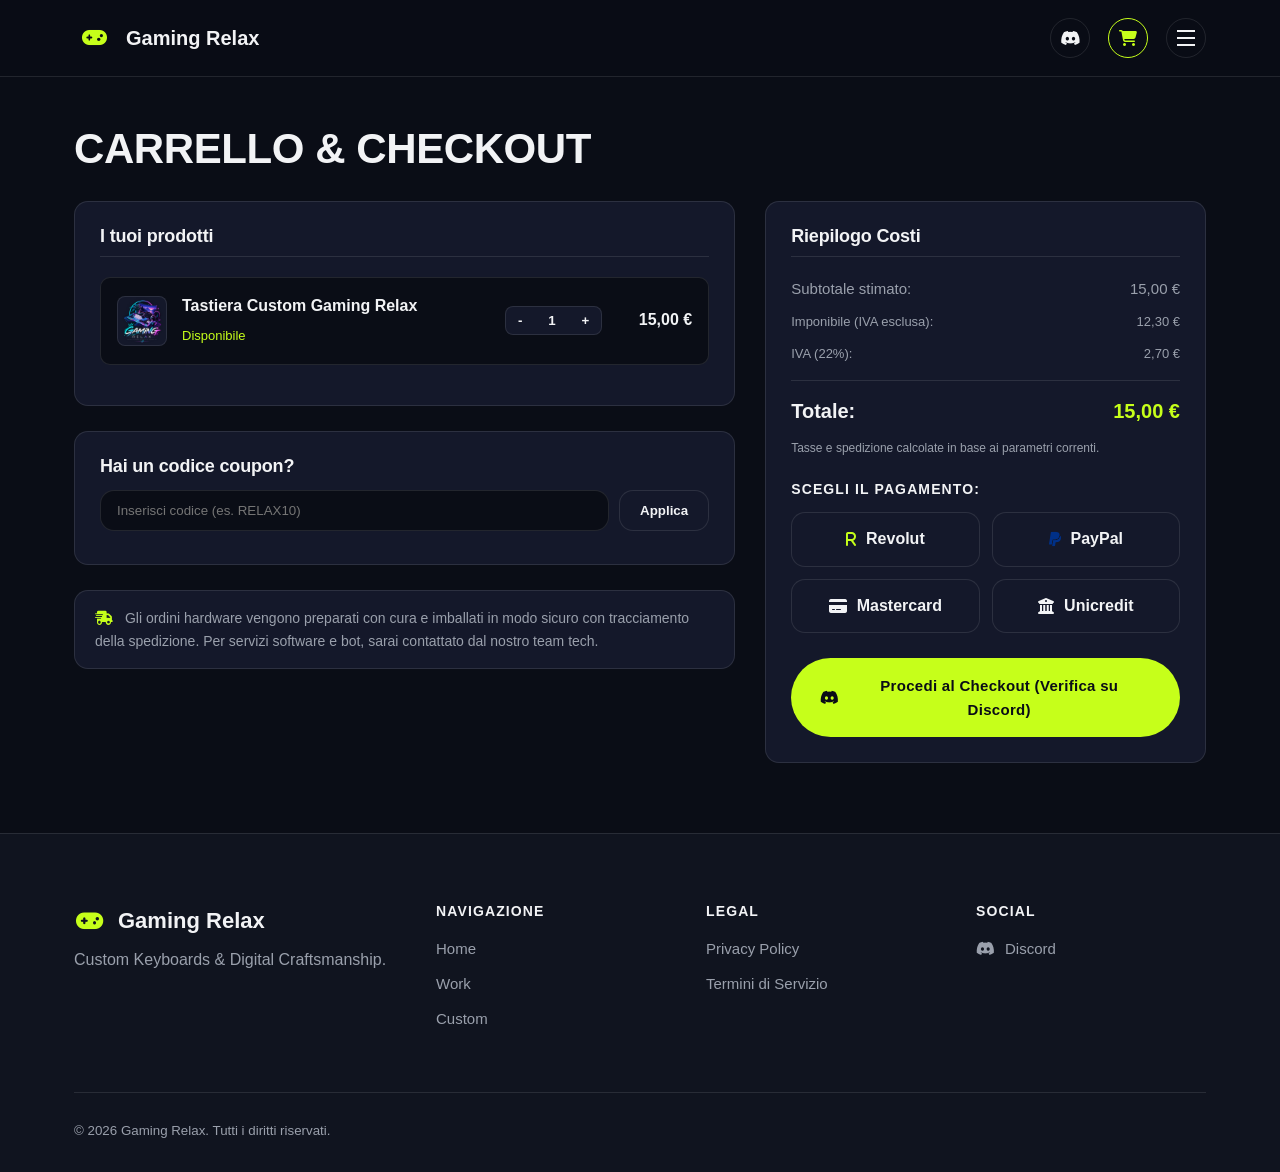
<file: carrello.html>
<!DOCTYPE html>
<html lang="it">
<head>
    <meta charset="UTF-8">
    <meta name="viewport" content="width=device-width, initial-scale=1.0">
    <title>Carrello & Checkout - Gaming Relax</title>
    <link rel="stylesheet" href="style.css">
    <link href="https://fonts.googleapis.com/css2?family=Outfit:wght@300;400;600;700&display=swap" rel="stylesheet">
    <link rel="stylesheet" href="https://cdnjs.cloudflare.com/ajax/libs/font-awesome/6.4.0/css/all.min.css">
    <style>
        /* Regole di supporto specifiche per il carrello interattivo coerenti con style.css */
        .checkout-grid { display: grid; grid-template-columns: 1.5fr 1fr; gap: 30px; align-items: start; }
        @media (max-width: 900px) { .checkout-grid { grid-template-columns: 1fr; } }
        
        .cart-item-row { display: flex; align-items: center; justify-content: space-between; background: var(--bg); padding: 16px; border-radius: 10px; border: 1px solid var(--border); margin-bottom: 15px; }
        .cart-item-info { display: flex; align-items: center; gap: 15px; }
        .cart-item-thumb { width: 50px; height: 50px; border-radius: 8px; background: var(--card-solid); object-fit: cover; border: 1px solid var(--border); }
        
        .qty-box { display: flex; align-items: center; border: 1px solid var(--border); border-radius: 8px; overflow: hidden; background: var(--card-solid); }
        .qty-box button { background: transparent; border: none; color: var(--text); padding: 6px 12px; cursor: pointer; font-weight: bold; }
        .qty-box button:hover { background: var(--lime-dim); color: var(--lime); }
        .qty-box input { width: 35px; text-align: center; border: none; background: transparent; color: var(--text); font-weight: 600; }

        .cost-row { display: flex; justify-content: space-between; margin-bottom: 12px; color: var(--text-dim); font-size: 15px; }
        .cost-row.total { font-size: 20px; font-weight: 700; color: var(--text); border-top: 1px solid var(--border); padding-top: 15px; margin-top: 15px; }
        
        .payments-grid { display: grid; grid-template-columns: repeat(2, 1fr); gap: 12px; margin-top: 15px; }
        .payment-btn { display: flex; align-items: center; justify-content: center; gap: 10px; padding: 14px; border-radius: var(--radius); border: 1px solid var(--border); background: var(--card-solid); color: var(--text); font-weight: 600; text-decoration: none; transition: all 0.2s ease; }
        .payment-btn:hover { border-color: var(--lime); color: var(--lime); background: var(--lime-dim); }
        
        .coupon-wrapper { display: flex; gap: 10px; }
        .coupon-input { flex: 1; background: var(--bg); border: 1px solid var(--border); border-radius: var(--radius); padding: 12px 16px; color: var(--text); font-family: var(--font-body); }
        .coupon-input:focus { border-color: var(--lime); outline: none; }
        .coupon-btn { background: var(--card-solid); border: 1px solid var(--border); color: var(--text); padding: 0 20px; border-radius: var(--radius); font-weight: 600; cursor: pointer; transition: all 0.2s ease; }
        .coupon-btn:hover { border-color: var(--lime); color: var(--lime); }
        
        .shipping-info { background: var(--card-solid); border: 1px solid var(--border); border-radius: var(--radius); padding: 16px 20px; font-size: 14px; color: var(--text-dim); margin-bottom: 25px; line-height: 1.6; }
    </style>
</head>
<body>

    <!-- Header ufficiale ripreso da style.css -->
    <header class="site-header">
        <div class="container">
            <div class="brand">
                <div class="brand__logo"><i class="fa-solid fa-gamepad" style="color: var(--lime);"></i></div>
                <span>Gaming Relax</span>
            </div>
            <div class="header-actions">
                <a href="https://discord.com" target="_blank" class="icon-btn"><i class="fa-brands fa-discord"></i></a>
                <a href="carrello.html" class="icon-btn" style="border-color: var(--lime); color: var(--lime);"><i class="fa-solid fa-cart-shopping"></i></a>
                <button class="nav-toggle" id="menuToggle" aria-label="Menu">
                    <span></span>
                    <span></span>
                    <span></span>
                </button>
            </div>
        </div>
    </header>

    <nav class="main-nav" id="dropdownMenu">
        <a href="index.html">Home</a>
        <a href="work.html">Work</a>
        <a href="custom.html">Custom</a>
        <a href="art.html">Art & Design</a>
        <a href="about.html">Chi Siamo</a>
        <a href="contatti.html">Contatti</a>
    </nav>

    <main class="container" style="padding-top: 50px; padding-bottom: 70px;">
        <h1 style="font-size: clamp(28px, 4vw, 42px); text-transform: uppercase; margin-bottom: 30px;">Carrello & Checkout</h1>

        <div class="checkout-grid">
            
            <!-- COLONNA SINISTRA: ARTICOLI & COUPON -->
            <div>
                <div class="content-box" style="background: var(--card-solid); border: 1px solid var(--border); border-radius: var(--radius); padding: 25px; margin-bottom: 25px;">
                    <h3 style="font-size: 18px; margin-bottom: 20px; border-bottom: 1px solid var(--border); padding-bottom: 10px;">I tuoi prodotti</h3>
                    
                    <!-- Singolo Articolo Gestibile -->
                    <div class="cart-item-row">
                        <div class="cart-item-info">
                            <img src="logo.png" alt="Tastiera Custom" class="cart-item-thumb" onerror="this.src=''">
                            <div>
                                <strong style="font-size: 16px; display: block; margin-bottom: 4px;">Tastiera Custom Gaming Relax</strong>
                                <span style="font-size: 13px; color: var(--lime);">Disponibile</span>
                            </div>
                        </div>
                        <div style="display: flex; align-items: center; gap: 20px;">
                            <div class="qty-box">
                                <button onclick="changeQuantity(-1)">-</button>
                                <input type="text" id="itemQty" value="1" readonly>
                                <button onclick="changeQuantity(1)">+</button>
                            </div>
                            <span id="itemPriceDisplay" style="font-family: var(--font-display); font-weight: 700; font-size: 16px; min-width: 70px; text-align: right;">15,00 €</span>
                        </div>
                    </div>
                </div>

                <!-- Box Coupon -->
                <div class="content-box" style="background: var(--card-solid); border: 1px solid var(--border); border-radius: var(--radius); padding: 25px; margin-bottom: 25px;">
                    <h3 style="font-size: 18px; margin-bottom: 15px;">Hai un codice coupon?</h3>
                    <div class="coupon-wrapper">
                        <input type="text" class="coupon-input" id="couponInput" placeholder="Inserisci codice (es. RELAX10)">
                        <button class="coupon-btn" onclick="applyCoupon()">Applica</button>
                    </div>
                    <small id="couponMessage" style="display: block; margin-top: 8px; color: var(--lime); font-size: 13px;"></small>
                </div>

                <!-- Area Informativa Spedizioni -->
                <div class="shipping-info">
                    <i class="fa-solid fa-truck-fast" style="color: var(--lime); margin-right: 8px;"></i> 
                    Gli ordini hardware vengono preparati con cura e imballati in modo sicuro con tracciamento della spedizione. Per servizi software e bot, sarai contattato dal nostro team tech.
                </div>
            </div>

            <!-- COLONNA DESTRA: RIEPILOGO E PAGAMENTI -->
            <div>
                <div class="content-box" style="background: var(--card-solid); border: 1px solid var(--border); border-radius: var(--radius); padding: 25px;">
                    <h3 style="font-size: 18px; margin-bottom: 20px; border-bottom: 1px solid var(--border); padding-bottom: 10px;">Riepilogo Costi</h3>
                    
                    <div class="cost-row">
                        <span>Subtotale stimato:</span>
                        <span id="summarySubtotal">15,00 €</span>
                    </div>
                    <div class="cost-row" id="discountRow" style="display: none; color: var(--lime);">
                        <span>Sconto applicato:</span>
                        <span id="summaryDiscount">-0,00 €</span>
                    </div>
                    <div class="cost-row" style="font-size: 13px;">
                        <span>Imponibile (IVA esclusa):</span>
                        <span id="summaryIvaExc">12,30 €</span>
                    </div>
                    <div class="cost-row" style="font-size: 13px;">
                        <span>IVA (22%):</span>
                        <span id="summaryIvaTax">2,70 €</span>
                    </div>
                    
                    <div class="cost-row total">
                        <span>Totale:</span>
                        <span id="summaryTotal" style="color: var(--lime);">15,00 €</span>
                    </div>
                    <p style="font-size: 12px; color: var(--text-dim); margin-top: 10px;">Tasse e spedizione calcolate in base ai parametri correnti.</p>

                    <!-- Metodi di Pagamento Esterni -->
                    <h4 style="font-size: 14px; text-transform: uppercase; letter-spacing: 0.08em; margin: 25px 0 12px;">Scegli il pagamento:</h4>
                    <div class="payments-grid">
                        <a href="https://revolut.me" target="_blank" class="payment-btn"><i class="fa-solid fa-r" style="color: var(--lime);"></i> Revolut</a>
                        <a href="https://paypal.com" target="_blank" class="payment-btn"><i class="fa-brands fa-paypal" style="color: #003087;"></i> PayPal</a>
                        <a href="#" class="payment-btn"><i class="fa-solid fa-credit-card"></i> Mastercard</a>
                        <a href="#" class="payment-btn"><i class="fa-solid fa-building-columns"></i> Unicredit</a>
                    </div>

                    <!-- Pulsante Checkout & Flusso Discord -->
                    <a href="https://discord.com" target="_blank" class="btn btn--lime" style="width: 100%; justify-content: center; margin-top: 25px; text-align: center;">
                        <i class="fa-brands fa-discord"></i> Procedi al Checkout (Verifica su Discord)
                    </a>
                </div>
            </div>

        </div>
    </main>

    <!-- Footer ufficiale ripreso da style.css -->
    <footer class="site-footer">
        <div class="container">
            <div class="footer-grid">
                <div>
                    <div class="footer-brand">
                        <div class="brand__logo"><i class="fa-solid fa-gamepad" style="color: var(--lime);"></i></div>
                        <span>Gaming Relax</span>
                    </div>
                    <p>Custom Keyboards & Digital Craftsmanship.</p>
                </div>
                <div class="footer-col">
                    <h4>Navigazione</h4>
                    <a href="index.html">Home</a>
                    <a href="work.html">Work</a>
                    <a href="custom.html">Custom</a>
                </div>
                <div class="footer-col">
                    <h4>Legal</h4>
                    <a href="#">Privacy Policy</a>
                    <a href="#">Termini di Servizio</a>
                </div>
                <div class="footer-col">
                    <h4>Social</h4>
                    <a href="https://discord.com" target="_blank" class="social-link"><i class="fa-brands fa-discord"></i> Discord</a>
                </div>
            </div>
            <div class="footer-bottom">
                <small>© 2026 Gaming Relax. Tutti i diritti riservati.</small>
            </div>
        </div>
    </footer>

    <!-- Script per Menu Mobile e Calcoli Dinamici -->
    <script>
        // Gestione Menu Mobile integrata con style.css
        const menuToggle = document.getElementById('menuToggle');
        const dropdownMenu = document.getElementById('dropdownMenu');
        menuToggle.addEventListener('click', () => {
            dropdownMenu.classList.toggle('open');
        });

        // Logica carrello, quantità e calcolo IVA al 22% scorporata
        let baseUnitPrice = 15.00;
        let quantity = 1;
        let discountMultiplier = 1.0; // Nessun sconto iniziale

        function updateCart() {
            let subtotal = baseUnitPrice * quantity;
            let discountedSubtotal = subtotal * discountMultiplier;
            
            // Calcolo IVA scorporata al 22% sull'importo scontato
            let ivaExc = discountedSubtotal / 1.22;
            let ivaTax = discountedSubtotal - ivaExc;

            // Formattazione in valuta italiana
            const formatEUR = (val) => val.toFixed(2).replace('.', ',') + ' €';

            document.getElementById('itemQty').value = quantity;
            document.getElementById('itemPriceDisplay').innerText = formatEUR(subtotal);
            document.getElementById('summarySubtotal').innerText = formatEUR(subtotal);
            
            if(discountMultiplier < 1.0) {
                document.getElementById('discountRow').style.display = 'flex';
                let diff = subtotal - discountedSubtotal;
                document.getElementById('summaryDiscount').innerText = '-' + formatEUR(diff);
            } else {
                document.getElementById('discountRow').style.display = 'none';
            }

            document.getElementById('summaryIvaExc').innerText = formatEUR(ivaExc);
            document.getElementById('summaryIvaTax').innerText = formatEUR(ivaTax);
            document.getElementById('summaryTotal').innerText = formatEUR(discountedSubtotal);
        }

        function changeQuantity(change) {
            quantity += change;
            if (quantity < 1) quantity = 1;
            updateCart();
        }

        function applyCoupon() {
            const code = document.getElementById('couponInput').value.trim().toUpperCase();
            const msg = document.getElementById('couponMessage');
            
            if (code === 'RELAX10') {
                discountMultiplier = 0.90; // Sconto del 10%
                msg.style.color = 'var(--lime)';
                msg.innerText = 'Coupon applicato con successo (-10%)!';
            } else if (code === '') {
                msg.style.color = '#ff8080';
                msg.innerText = 'Inserisci un codice valido.';
            } else {
                discountMultiplier = 1.0;
                msg.style.color = '#ff8080';
                msg.innerText = 'Codice coupon non valido o scaduto.';
            }
            updateCart();
        }

        // Inizializzazione calcoli all'avvio
        updateCart();
    </script>
</body>
</html>
</file>
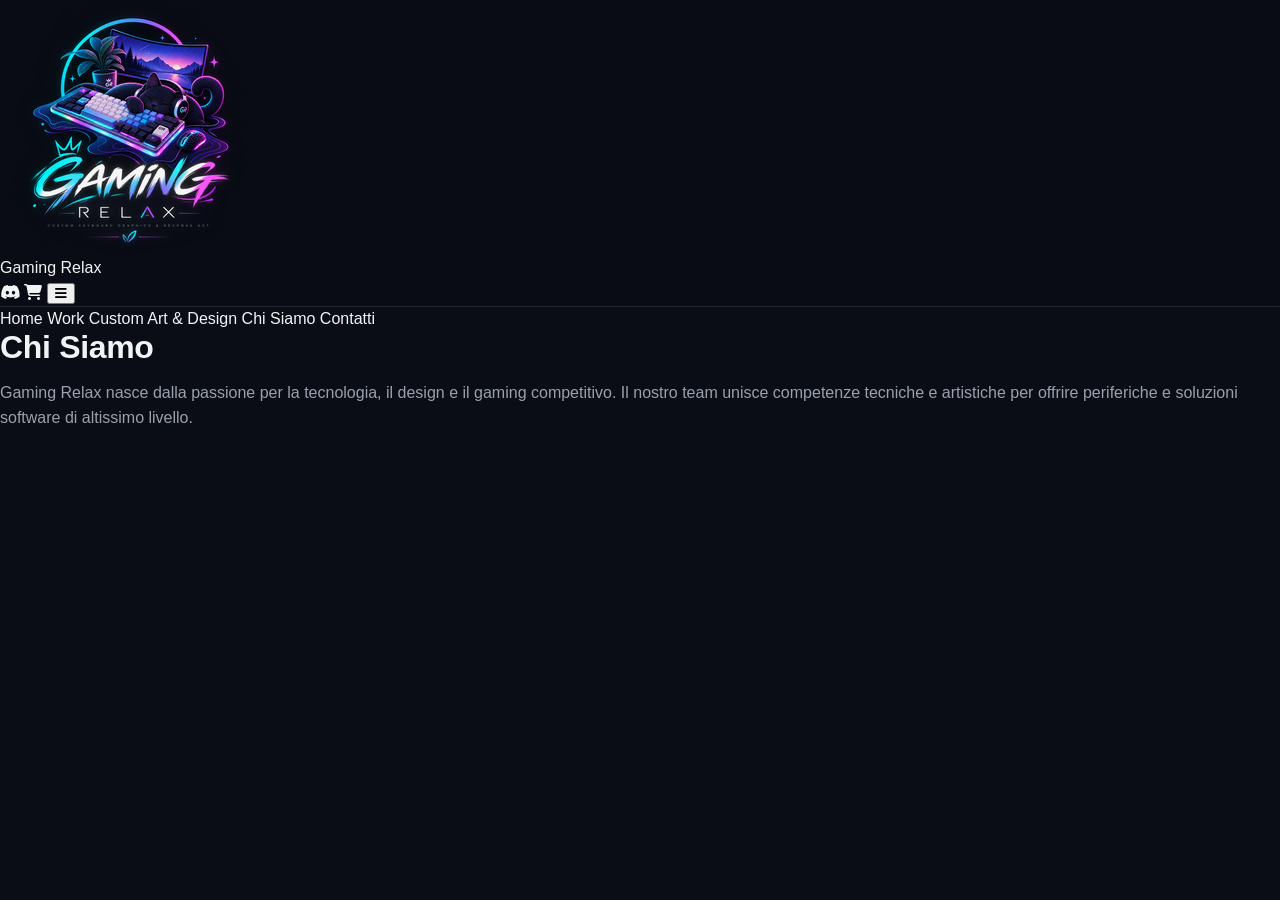
<file: chisiamo.html>
<!DOCTYPE html>
<html lang="it">
<head>
    <meta charset="UTF-8">
    <meta name="viewport" content="width=device-width, initial-scale=1.0">
    <title>Chi Siamo - Gaming Relax</title>
    <link rel="stylesheet" href="style.css">
    <link href="https://fonts.googleapis.com/css2?family=Outfit:wght@300;400;600;700&display=swap" rel="stylesheet">
    <link rel="stylesheet" href="https://cdnjs.cloudflare.com/ajax/libs/font-awesome/6.4.0/css/all.min.css">
</head>
<body>

    <header class="site-header">
        <div class="logo-container">
            <img src="logo.png" alt="Logo" class="logo-img" onerror="this.style.display='none'">
            <span class="logo-text">Gaming Relax</span>
        </div>
        <div class="nav-icons">
            <a href="https://discord.com" target="_blank" class="icon-link"><i class="fa-brands fa-discord"></i></a>
            <a href="carrello.html" class="icon-link cart-icon"><i class="fa-solid fa-cart-shopping"></i></a>
            <button class="menu-btn" id="menuToggle"><i class="fa-solid fa-bars"></i></button>
        </div>
    </header>

    <nav class="dropdown-menu" id="dropdownMenu">
        <a href="index.html">Home</a>
        <a href="work.html">Work</a>
        <a href="custom.html">Custom</a>
        <a href="art.html">Art & Design</a>
        <a href="about.html">Chi Siamo</a>
        <a href="contatti.html">Contatti</a>
    </nav>

    <main class="main-content">
        <h1 class="page-title">Chi Siamo</h1>
        <div class="content-box">
            <p class="section-text">Gaming Relax nasce dalla passione per la tecnologia, il design e il gaming competitivo. Il nostro team unisce competenze tecniche e artistiche per offrire periferiche e soluzioni software di altissimo livello.</p>
        </div>
    </main>

    <script>
        const menuToggle = document.getElementById('menuToggle');
        const dropdownMenu = document.getElementById('dropdownMenu');
        menuToggle.addEventListener('click', () => dropdownMenu.classList.toggle('active'));
    </script>
</body>
</html>
</file>
<file: style.css>
/* ==========================================================================
   Gaming Relax — Custom Keyboards & Digital Craftsmanship
   ========================================================================== */

:root {
  --bg: #0a0d16;
  --bg-alt: #10141f;
  --card: #14182280;
  --card-solid: #14182a;
  --border: #ffffff1a;
  --text: #f2f3f5;
  --text-dim: #9aa0ac;
  --lime: #c6ff1a;
  --lime-dim: #c6ff1a33;
  --purple: #9b3dff;
  --purple-dim: #9b3dff33;
  --font-display: 'Space Grotesk', 'Segoe UI', sans-serif;
  --font-body: 'Inter', 'Segoe UI', sans-serif;
  --radius: 14px;
  --max: 1180px;
}

* { box-sizing: border-box; }

html { scroll-behavior: smooth; }

body {
  margin: 0;
  background: var(--bg);
  color: var(--text);
  font-family: var(--font-body);
  line-height: 1.55;
  -webkit-font-smoothing: antialiased;
}

img { max-width: 100%; display: block; }

a { color: inherit; text-decoration: none; }

.container {
  max-width: var(--max);
  margin: 0 auto;
  padding: 0 24px;
}

h1, h2, h3, h4 {
  font-family: var(--font-display);
  font-weight: 700;
  line-height: 1.05;
  margin: 0 0 16px;
  letter-spacing: -0.01em;
}

p { color: var(--text-dim); margin: 0 0 16px; }

.eyebrow {
  display: inline-block;
  font-size: 13px;
  font-weight: 700;
  letter-spacing: 0.18em;
  text-transform: uppercase;
  margin-bottom: 14px;
}
.eyebrow--lime { color: var(--lime); }
.eyebrow--purple { color: var(--purple); }

.btn {
  display: inline-flex;
  align-items: center;
  gap: 8px;
  padding: 15px 28px;
  border-radius: 999px;
  font-family: var(--font-display);
  font-weight: 700;
  font-size: 15px;
  letter-spacing: 0.02em;
  cursor: pointer;
  border: 1px solid transparent;
  transition: transform .15s ease, background .2s ease, color .2s ease, border-color .2s ease;
}
.btn:hover { transform: translateY(-2px); }
.btn:focus-visible { outline: 2px solid var(--lime); outline-offset: 3px; }

.btn--lime { background: var(--lime); color: #0a0d16; }
.btn--lime:hover { background: #d9ff5c; }

.btn--outline { background: transparent; color: var(--text); border-color: var(--border); }
.btn--outline:hover { border-color: var(--lime); color: var(--lime); }

.btn--ghost-lime { background: transparent; color: var(--lime); border: 1px solid var(--lime-dim); }
.btn--ghost-lime:hover { background: var(--lime-dim); }

/* ---------------- Header ---------------- */
.site-header {
  position: sticky;
  top: 0;
  z-index: 100;
  background: #0a0d16ee;
  backdrop-filter: blur(10px);
  border-bottom: 1px solid var(--border);
}
.site-header .container {
  display: flex;
  align-items: center;
  justify-content: space-between;
  height: 76px;
}
.brand {
  display: flex;
  align-items: center;
  gap: 12px;
  font-family: var(--font-display);
  font-weight: 700;
  font-size: 20px;
}
.brand__logo {
  width: 40px;
  height: 40px;
  border-radius: 10px;
  overflow: hidden;
  display: flex;
  align-items: center;
  justify-content: center;
  flex-shrink: 0;
}
.brand__logo img {
  width: 100%;
  height: 100%;
  object-fit: cover;
}
.footer-brand .brand__logo {
  width: 32px;
  height: 32px;
}

.header-actions { display: flex; align-items: center; gap: 18px; }
.icon-btn {
  width: 40px; height: 40px;
  display: flex; align-items: center; justify-content: center;
  border-radius: 50%;
  border: 1px solid var(--border);
  transition: border-color .2s ease, color .2s ease;
}
.icon-btn:hover { border-color: var(--lime); color: var(--lime); }

.nav-toggle {
  display: flex;
  flex-direction: column;
  gap: 5px;
  width: 40px; height: 40px;
  align-items: center;
  justify-content: center;
  border-radius: 50%;
  border: 1px solid var(--border);
  background: none;
  cursor: pointer;
}
.nav-toggle span { width: 18px; height: 2px; background: var(--text); display: block; }

.main-nav {
  position: absolute;
  top: 76px;
  right: 24px;
  background: #10141fee;
  backdrop-filter: blur(14px);
  border: 1px solid var(--border);
  border-radius: var(--radius);
  padding: 10px;
  display: none;
  flex-direction: column;
  min-width: 200px;
  box-shadow: 0 20px 40px #00000066;
}
.main-nav.open { display: flex; }
.main-nav a {
  padding: 12px 16px;
  border-radius: 8px;
  font-weight: 600;
  color: var(--text);
}
.main-nav a:hover { background: var(--lime-dim); color: var(--lime); }
.main-nav a.active { color: var(--lime); }

/* ---------------- Hero (HOME) ---------------- */
.hero {
  padding: 90px 0 70px;
  text-align: center;
  border-bottom: 1px solid var(--border);
  background-image: linear-gradient(rgba(10, 13, 22, 0.85), rgba(10, 13, 22, 0.92)), url('watermarked_img_3848057695168728181.jpg');
  background-size: cover;
  background-position: center;
}
.hero h1 {
  font-size: clamp(40px, 8vw, 84px);
  text-transform: uppercase;
}
.hero h1 .accent { color: var(--lime); }
.hero .lede {
  max-width: 560px;
  margin: 24px auto 34px;
  font-size: 18px;
}

/* ---------------- Page Hero (TEAM) ---------------- */
.page-hero {
  padding: 70px 0 50px;
  border-bottom: 1px solid var(--border);
  text-align: center;
  background-image: linear-gradient(rgba(10, 13, 22, 0.85), rgba(10, 13, 22, 0.92)), url('watermarked_img_11843408134156193764.jpg');
  background-size: cover;
  background-position: center;
}
.page-hero h1 { font-size: clamp(34px, 6vw, 60px); text-transform: uppercase; }
.page-hero .lede { max-width: 620px; margin: 18px auto 0; font-size: 17px; }
.page-hero--purple {
  background: radial-gradient(ellipse at 50% 0%, #9b3dff22, transparent 65%), linear-gradient(rgba(10, 13, 22, 0.85), rgba(10, 13, 22, 0.92)), url('watermarked_img_11843408134156193764.jpg');
  background-size: cover;
  background-position: center;
}
.page-hero--purple h1 { color: var(--purple); }

/* ---------------- Sections generic ---------------- */
section { padding: 80px 0; }
.section-head { text-align: center; max-width: 640px; margin: 0 auto 50px; }
.section-head h2 { font-size: clamp(28px, 4.5vw, 44px); }

/* ---------------- Numbered feature cards (home) ---------------- */
.feature-grid {
  display: grid;
  grid-template-columns: repeat(auto-fit, minmax(260px, 1fr));
  gap: 20px;
}
.feature-card {
  position: relative;
  border-radius: var(--radius);
  border: 1px solid var(--border);
  background: linear-gradient(160deg, #171c29, #0d1019);
  padding: 32px 28px;
  min-height: 230px;
  display: flex;
  flex-direction: column;
  justify-content: flex-end;
  overflow: hidden;
  transition: border-color .2s ease, transform .2s ease;
}
.feature-card:hover { transform: translateY(-4px); border-color: var(--lime-dim); }
.feature-card__num {
  position: absolute;
  top: 22px; left: 28px;
  font-family: var(--font-display);
  font-size: 14px;
  font-weight: 700;
  color: var(--lime);
  letter-spacing: 0.1em;
}
.feature-card h3 { font-size: 24px; margin-bottom: 8px; }
.feature-card p { margin-bottom: 14px; font-size: 15px; }
.feature-card__link { color: var(--lime); font-weight: 700; font-size: 14px; }

/* ---------------- Team intro / studio band ---------------- */
.studio-band {
  border-top: 1px solid var(--border);
  padding: 90px 0;
  background: radial-gradient(ellipse at 30% 20%, #3a1a6633, transparent 60%),
              radial-gradient(ellipse at 80% 80%, #1a2f6633, transparent 60%);
}
.studio-band h2 { font-size: clamp(32px, 6vw, 56px); text-transform: uppercase; max-width: 700px; }
.studio-band p { max-width: 560px; font-size: 17px; }

/* ---------------- CTA banner ---------------- */
.cta-banner {
  border: 1px solid var(--border);
  border-radius: 24px;
  background: #12151f;
  padding: 70px 32px;
  text-align: center;
}
.cta-banner h2 { font-size: clamp(28px, 5vw, 46px); text-transform: uppercase; max-width: 760px; margin: 0 auto 30px; }

/* ---------------- Team cards ---------------- */
.filter-row {
  display: flex;
  flex-wrap: wrap;
  gap: 12px;
  justify-content: center;
  margin-bottom: 46px;
}
.filter-pill {
  padding: 12px 24px;
  border-radius: 999px;
  border: 1px solid var(--border);
  font-weight: 700;
  font-size: 14px;
  cursor: pointer;
  background: transparent;
  color: var(--text);
  transition: all .2s ease;
}
.filter-pill.active, .filter-pill:hover { background: var(--lime); color: #0a0d16; border-color: var(--lime); }

.team-grid {
  display: grid;
  grid-template-columns: repeat(auto-fit, minmax(240px, 1fr));
  gap: 24px;
}
.team-card {
  border-radius: var(--radius);
  overflow: hidden;
  border: 1px solid var(--border);
  background: var(--card-solid);
}
.team-card__photo {
  aspect-ratio: 3/4;
  background: #000 center/cover;
  filter: grayscale(1) contrast(1.05);
}
.team-card__body { padding: 20px; text-align: center; }
.team-card__body h3 { font-size: 20px; margin-bottom: 4px; }
.team-card__body span { color: var(--lime); font-size: 13px; font-weight: 700; letter-spacing: 0.05em; text-transform: uppercase; }

/* ---------------- Store ---------------- */
.store-hero {
  padding: 70px 0 40px;
  border-bottom: 1px solid var(--border);
  text-align: center;
  background-image: linear-gradient(rgba(10, 13, 22, 0.85), rgba(10, 13, 22, 0.92)), url('watermarked_img_9477128376334987139.jpg');
  background-size: cover;
  background-position: center;
}
.store-hero .eyebrow { color: var(--purple); }
.store-hero h1 { font-size: clamp(34px, 6vw, 58px); }

.product-grid {
  display: grid;
  grid-template-columns: repeat(auto-fit, minmax(260px, 1fr));
  gap: 26px;
}
.product-card {
  border-radius: var(--radius);
  overflow: hidden;
  border: 1px solid var(--border);
  background: var(--card-solid);
  display: flex;
  flex-direction: column;
}
.product-card__img {
  aspect-ratio: 16/10;
  background: linear-gradient(135deg, #061f12, #041008) center/cover;
  position: relative;
}
.product-card__body { padding: 22px; }
.product-card__cat { color: var(--purple); font-size: 12px; font-weight: 700; letter-spacing: 0.1em; text-transform: uppercase; }
.product-card__top { display: flex; align-items: flex-start; justify-content: space-between; gap: 12px; }
.product-card h3 { font-size: 22px; margin: 6px 0 14px; }
.product-card__footer { display: flex; align-items: center; justify-content: space-between; margin-top: 10px; }
.product-card__price { font-family: var(--font-display); font-size: 20px; font-weight: 700; }
.wish-btn {
  background: none; border: none; color: var(--text-dim); cursor: pointer; font-size: 18px;
  transition: color .2s ease;
}
.wish-btn.active, .wish-btn:hover { color: var(--purple); }

/* ---------------- Art gallery ---------------- */
.art-hero {
  padding: 70px 0 40px;
  text-align: center;
  border-bottom: 1px solid var(--border);
  position: relative;
  overflow: hidden;
  background-image: linear-gradient(rgba(10, 13, 22, 0.85), rgba(10, 13, 22, 0.92)), url('watermarked_img_1978082863011878448.jpg');
  background-size: cover;
  background-position: center;
}
.art-hero h1 { color: var(--purple); font-size: clamp(36px, 7vw, 64px); text-transform: uppercase; }
.gallery-grid {
  columns: 3 220px;
  column-gap: 18px;
}
.gallery-grid img, .gallery-item {
  width: 100%;
  border-radius: var(--radius);
  margin-bottom: 18px;
  border: 1px solid var(--border);
  break-inside: avoid;
  filter: saturate(1.05);
}
.gallery-item {
  aspect-ratio: 1;
  background: linear-gradient(135deg, #1a0a30, #05030a);
  display: flex; align-items: center; justify-content: center;
  color: var(--text-dim);
  font-size: 13px;
  text-align: center;
  padding: 12px;
}

/* ---------------- Custom process ---------------- */
.process-hero {
  padding: 70px 0 50px;
  text-align: center;
  border-bottom: 1px solid var(--border);
  background-image: linear-gradient(rgba(10, 13, 22, 0.85), rgba(10, 13, 22, 0.92)), url('watermarked_img_2434197145355345944.jpg');
  background-size: cover;
  background-position: center;
}
.process-hero .eyebrow { color: var(--lime); }
.process-hero h1 { font-size: clamp(32px, 6vw, 54px); color: var(--lime); text-transform: uppercase; }
.process-list { display: flex; flex-direction: column; gap: 18px; max-width: 760px; margin: 0 auto; }
.process-step {
  border: 1px solid var(--border);
  border-radius: var(--radius);
  background: var(--card-solid);
  padding: 30px 32px;
  position: relative;
}
.process-step__num {
  font-family: var(--font-display);
  font-size: 15px;
  color: var(--lime);
  font-weight: 700;
  letter-spacing: 0.1em;
  margin-bottom: 10px;
  display: block;
}
.process-step h3 { font-size: 24px; margin-bottom: 8px; }
.process-cta { text-align: center; margin-top: 50px; }

/* ---------------- Contact form ---------------- */
.contact-hero { 
  padding: 70px 0 40px; 
  text-align: center; 
  border-bottom: 1px solid var(--border);
  background-image: linear-gradient(rgba(10, 13, 22, 0.85), rgba(10, 13, 22, 0.92)), url('watermarked_img_13654026618800825806.jpg');
  background-size: cover;
  background-position: center;
}
.contact-hero .eyebrow { color: var(--lime); }
.contact-hero h1 { font-size: clamp(34px, 6vw, 60px); text-transform: uppercase; }
.contact-hero .lede { max-width: 560px; margin: 16px auto 0; }

.contact-form-wrap {
  max-width: 640px;
  margin: 40px auto 0;
  padding: 40px;
  border: 1px solid var(--border);
  border-radius: var(--radius);
  background: var(--card-solid);
}
.field { margin-bottom: 26px; }
.field label {
  display: block;
  font-size: 13px;
  font-weight: 700;
  text-transform: uppercase;
  letter-spacing: 0.06em;
  color: var(--text-dim);
  margin-bottom: 8px;
}
.field input, .field select, .field textarea {
  width: 100%;
  background: transparent;
  border: none;
  border-bottom: 1px solid var(--border);
  color: var(--text);
  font-family: var(--font-body);
  font-size: 16px;
  padding: 10px 2px;
  outline: none;
  transition: border-color .2s ease;
}
.field input:focus, .field select:focus, .field textarea:focus { border-color: var(--lime); }
.field select { background: var(--bg); }
.field textarea { resize: vertical; min-height: 100px; }
.form-status { margin-top: 18px; font-size: 14px; color: var(--lime); display: none; }
.form-status.visible { display: block; }

/* ---------------- FAQ ---------------- */
.faq-hero { padding: 70px 0 20px; text-align: center; }
.faq-hero h1 { font-size: clamp(34px, 6vw, 58px); text-transform: uppercase; }
.faq-list { max-width: 760px; margin: 40px auto 0; display: flex; flex-direction: column; gap: 14px; }
.faq-item {
  border: 1px solid var(--border);
  border-radius: var(--radius);
  background: var(--card-solid);
  overflow: hidden;
}
.faq-item__q {
  width: 100%;
  background: none;
  border: none;
  color: var(--text);
  text-align: left;
  padding: 24px 26px;
  font-family: var(--font-display);
  font-size: 17px;
  font-weight: 700;
  display: flex;
  align-items: center;
  justify-content: space-between;
  gap: 20px;
  cursor: pointer;
}
.faq-item__q .sign { color: var(--lime); font-size: 20px; flex-shrink: 0; }
.faq-item__a {
  max-height: 0;
  overflow: hidden;
  transition: max-height .25s ease;
  padding: 0 26px;
}
.faq-item__a p { padding-bottom: 22px; margin: 0; }
.faq-item.open .faq-item__a { max-height: 400px; }

/* ---------------- Legal pages ---------------- */
.legal-hero { padding: 60px 0 10px; text-align: center; }
.legal-hero h1 { font-size: clamp(30px, 5vw, 48px); text-transform: uppercase; }
.legal-body { max-width: 760px; margin: 0 auto; padding-bottom: 40px; }
.legal-body h2 { font-size: 20px; margin-top: 40px; color: var(--lime); }
.legal-body p, .legal-body li { color: var(--text-dim); font-size: 15px; }
.legal-body ul { padding-left: 20px; }

/* ---------------- Footer ---------------- */
.site-footer {
  border-top: 1px solid var(--border);
  padding: 70px 0 30px;
  background: var(--bg-alt);
}
.footer-grid {
  display: grid;
  grid-template-columns: 1.4fr 1fr 1fr 1fr;
  gap: 40px;
  margin-bottom: 50px;
}
.footer-brand { display: flex; align-items: center; gap: 12px; font-family: var(--font-display); font-weight: 700; font-size: 22px; margin-bottom: 10px; }
.footer-col h4 { font-size: 14px; text-transform: uppercase; letter-spacing: 0.08em; margin-bottom: 18px; }
.footer-col a, .footer-col p { display: block; color: var(--text-dim); font-size: 15px; margin-bottom: 12px; }
.footer-col a:hover { color: var(--lime); }
.footer-col .social-link { display: flex; align-items: center; gap: 10px; }
.footer-bottom {
  border-top: 1px solid var(--border);
  padding-top: 28px;
  display: flex;
  align-items: center;
  justify-content: space-between;
  flex-wrap: wrap;
  gap: 16px;
}
.footer-bottom .socials { display: flex; gap: 16px; }
.footer-bottom .socials a {
  width: 38px; height: 38px;
  border: 1px solid var(--border);
  border-radius: 50%;
  display: flex; align-items: center; justify-content: center;
  transition: border-color .2s ease, color .2s ease;
}
.footer-bottom .socials a:hover { border-color: var(--lime); color: var(--lime); }
.footer-bottom small { color: var(--text-dim); }

@media (max-width: 860px) {
  .footer-grid { grid-template-columns: 1fr 1fr; }
}
@media (max-width: 560px) {
  .footer-grid { grid-template-columns: 1fr; }
  section { padding: 56px 0; }
  .contact-form-wrap, .process-step { padding: 26px 22px; }
}

/* ==========================================================================
   Auth (login / register) — menu account nell'header
   ========================================================================== */
.auth-menu { position: relative; }
.auth-menu__trigger {
  background: var(--lime);
  color: #0a0d16;
  font-weight: 700;
  font-family: var(--font-display);
  border: none;
  cursor: pointer;
}
.auth-menu__dropdown {
  position: absolute;
  top: 52px;
  right: 0;
  background: #10141fee;
  backdrop-filter: blur(14px);
  border: 1px solid var(--border);
  border-radius: var(--radius);
  padding: 14px;
  min-width: 220px;
  display: none;
  flex-direction: column;
  gap: 4px;
  box-shadow: 0 20px 40px #00000066;
  z-index: 200;
}
.auth-menu.open .auth-menu__dropdown { display: flex; }
.auth-menu__email {
  font-size: 12px;
  color: var(--text-dim);
  padding: 6px 10px 12px;
  border-bottom: 1px solid var(--border);
  margin-bottom: 6px;
  word-break: break-all;
}
.auth-menu__dropdown a, .auth-menu__dropdown button {
  display: block;
  width: 100%;
  text-align: left;
  padding: 10px;
  border-radius: 8px;
  border: none;
  background: none;
  color: var(--text);
  font-family: var(--font-body);
  font-weight: 600;
  font-size: 14px;
  cursor: pointer;
}
.auth-menu__dropdown a:hover, .auth-menu__dropdown button:hover { background: var(--lime-dim); color: var(--lime); }

.auth-page {
  min-height: calc(100vh - 76px);
  display: flex;
  align-items: center;
  justify-content: center;
  padding: 60px 20px;
}
.auth-card {
  width: 100%;
  max-width: 440px;
  border: 1px solid var(--border);
  border-radius: var(--radius);
  background: var(--card-solid);
  padding: 44px 38px;
}
.auth-card h1 { font-size: 30px; text-align: center; margin-bottom: 8px; }
.auth-card .lede { text-align: center; font-size: 15px; margin-bottom: 30px; }
.auth-card .btn { width: 100%; justify-content: center; }
.auth-error {
  background: #ff3b3b1a;
  border: 1px solid #ff3b3b55;
  color: #ff8080;
  border-radius: 8px;
  padding: 12px 14px;
  font-size: 14px;
  margin-bottom: 20px;
  display: none;
}
.auth-error.visible { display: block; }
.auth-switch { text-align: center; margin-top: 24px; font-size: 14px; color: var(--text-dim); }
.auth-switch a { color: var(--lime); font-weight: 700; }
.admin-hint {
  margin-top: 22px;
  font-size: 12px;
  color: var(--text-dim);
  text-align: center;
  border-top: 1px solid var(--border);
  padding-top: 18px;
}

/* ==========================================================================
   Dashboard admin
   ========================================================================== */
.dashboard-guard {
  min-height: 60vh;
  display: flex;
  align-items: center;
  justify-content: center;
  text-align: center;
  color: var(--text-dim);
}
#dashboard-root { display: none; }

.dash-header {
  display: flex;
  align-items: center;
  justify-content: space-between;
  flex-wrap: wrap;
  gap: 16px;
  padding: 40px 0 30px;
  border-bottom: 1px solid var(--border);
}
.dash-header h1 { font-size: 32px; margin: 0; }
.dash-header span { color: var(--text-dim); font-size: 14px; }

.dash-tabs {
  display: flex;
  gap: 10px;
  flex-wrap: wrap;
  margin: 34px 0;
}
.dash-tab {
  padding: 12px 22px;
  border-radius: 999px;
  border: 1px solid var(--border);
  background: transparent;
  color: var(--text);
  font-weight: 700;
  font-size: 14px;
  cursor: pointer;
}
.dash-tab.active { background: var(--lime); color: #0a0d16; border-color: var(--lime); }

.dash-panel { display: none; }
.dash-panel.active { display: block; }

.dash-layout {
  display: grid;
  grid-template-columns: 1fr 1.3fr;
  gap: 30px;
  align-items: start;
}
@media (max-width: 900px) { .dash-layout { grid-template-columns: 1fr; } }

.dash-form-card {
  border: 1px solid var(--border);
  border-radius: var(--radius);
  background: var(--card-solid);
  padding: 28px;
}
.dash-form-card h3 { font-size: 18px; margin-bottom: 20px; }

.admin-list { display: flex; flex-direction: column; gap: 12px; }
.admin-row {
  display: flex;
  align-items: center;
  gap: 14px;
  border: 1px solid var(--border);
  border-radius: 12px;
  padding: 12px;
  background: var(--card-solid);
}
.admin-row__thumb {
  width: 56px; height: 56px;
  border-radius: 8px;
  object-fit: cover;
  background: #000;
  flex-shrink: 0;
}
.admin-row__info { flex: 1; display: flex; flex-direction: column; gap: 2px; min-width: 0; }
.admin-row__info strong { font-size: 15px; }
.admin-row__info span { font-size: 13px; color: var(--text-dim); }
.admin-row__actions { display: flex; gap: 8px; flex-shrink: 0; }
.admin-row__actions .btn { padding: 8px 14px; font-size: 13px; }

.empty-hint { color: var(--text-dim); font-size: 14px; padding: 20px 0; text-align: center; }

.dash-save-msg {
  margin-top: 14px;
  font-size: 13px;
  color: var(--lime);
  display: none;
}
.dash-save-msg.visible { display: block; }
</file>
